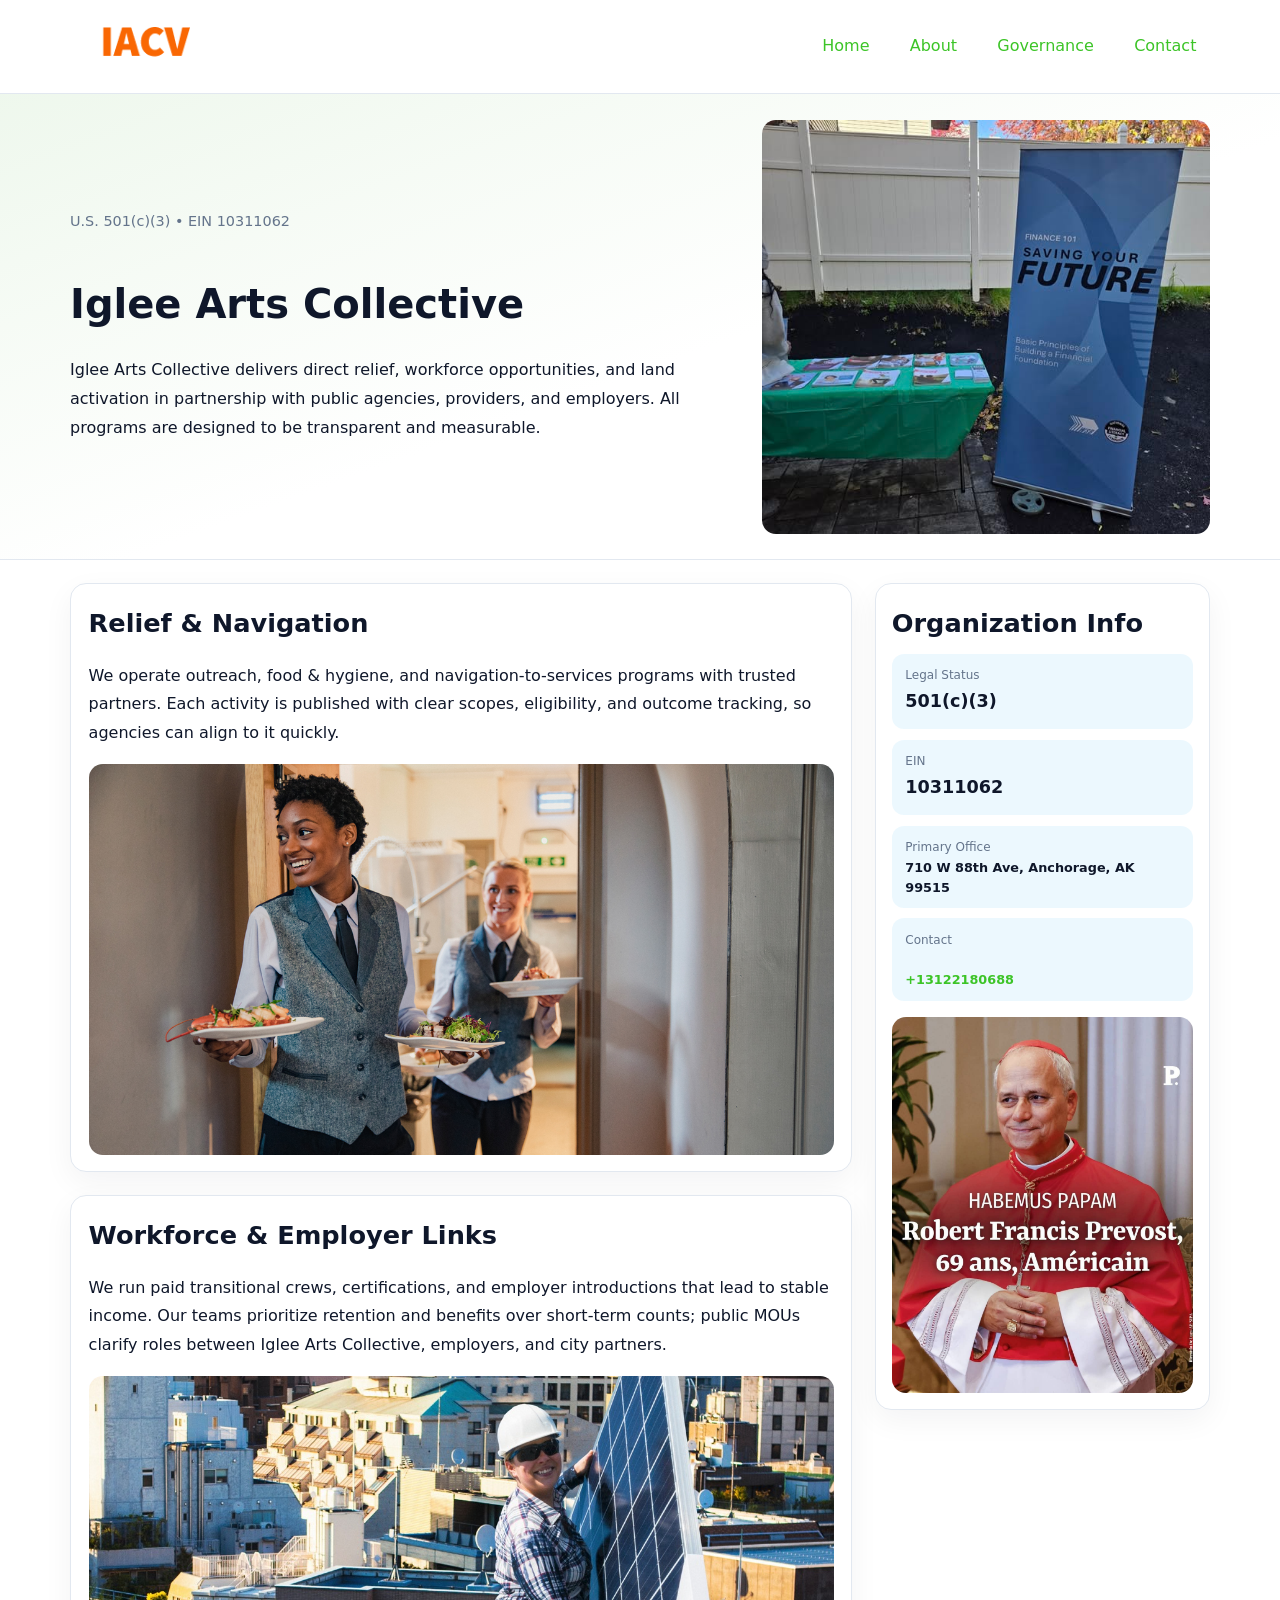
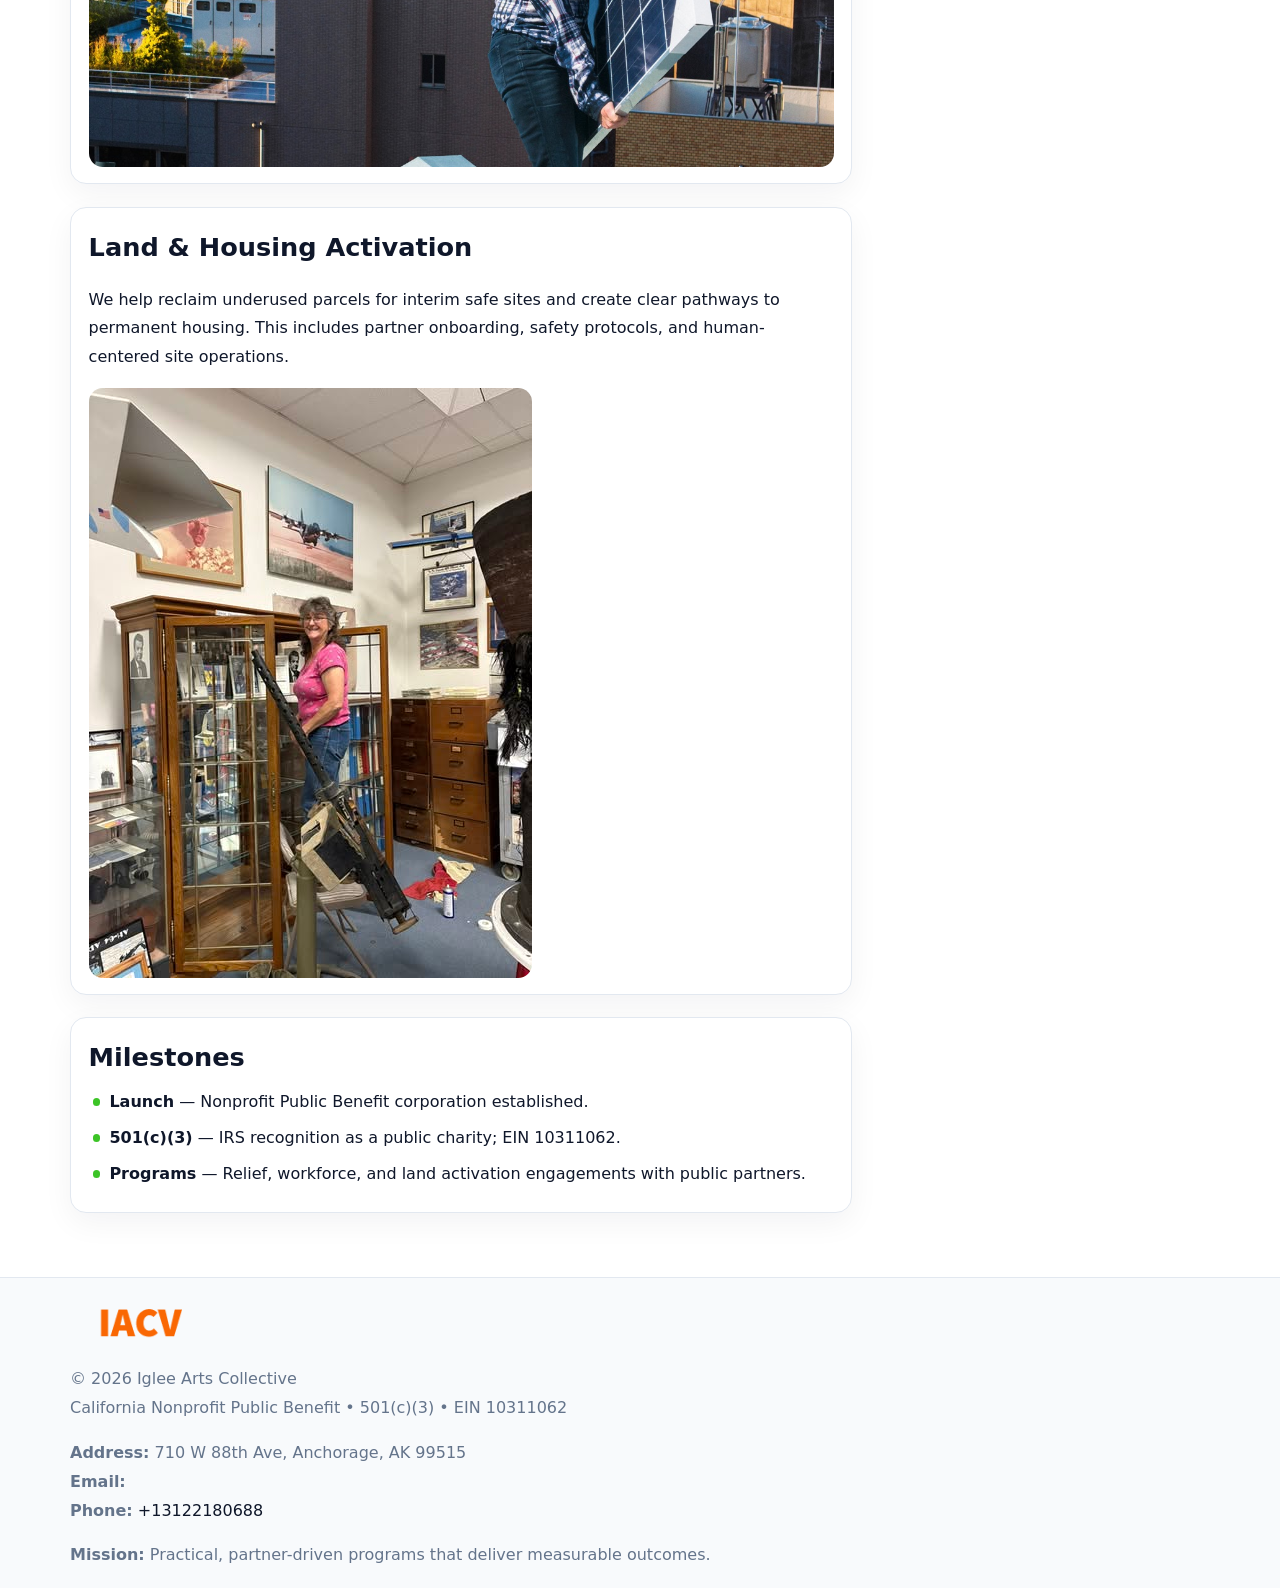
<file: index.html>
<!doctype html><html lang="en"><head>
<meta charset="utf-8">
<meta name="viewport" content="width=device-width,initial-scale=1">
<title>Iglee Arts Collective – Nonprofit • 2025</title>
<link rel="stylesheet" href="assets/styles.css">
<link rel="icon" href="images/logo.png">
<meta name="data-ein" content="10311062">
<meta name="data-name" content="Iglee Arts Collective">
<meta name="data-email" content="">
<meta name="data-phone" content="+13122180688">
<meta name="data-address" content="710 W 88th Ave,
Anchorage, AK 99515">
<meta name="data-map" content="710+W+88th+Ave,+Anchorage,+AK+99515">
  <meta name="description" content="We are a 501(c)(3) organization advancing arts education and cultural programs through transparent programs, local partnerships, and measurable outcomes.">
<meta name="facebook-domain-verification" content="pbrvj5xy429rjxi8mqiaoyymejvigp" />
</head><body>
<div style="position:absolute;left:-9999px;top:-9999px;opacity:0" data-uniq="{{UNIQUE_BLOB}}">
  <span>We are a 501(c)(3) organization advancing arts education and cultural programs through transparent programs, local partnerships, and measurable outcomes.</span><svg width="12" height="12" viewBox="0 0 12 12" xmlns="http://www.w3.org/2000/svg"><circle cx="6" cy="6" r="5" fill="#b45309"/></svg><img src="images/programs.jpg" width="1" height="1" alt="" loading="lazy"/>
</div>

<header>
  <div class="topnav">
    <a href="index.html"><img src="images/logo.png" alt="Iglee Arts Collective" style="width:150px"></a>
    <nav>
      <a class="active" href="index.html">Home</a>
      <a href="about.html">About</a>
      <a href="governance.html">Governance</a>
      <a href="contact.html">Contact</a>
    </nav>
  </div>
</header>

<section class="c54631cc686">
  <div class="hero-wrap">
    <div>
      <p class="subtle">U.S. 501(c)(3) • EIN 10311062</p>
      <h1>Iglee Arts Collective</h1>
      <p class="c23a6832ec8">Iglee Arts Collective delivers direct relief, workforce opportunities, and land activation in partnership with public agencies, providers, and employers. All programs are designed to be transparent and measurable.</p>
    </div>
    <img src="images/hero.jpg" alt="Program photo">
  </div>
</section>

<div class="page">
  <main>
    <section class="section panel">
      <h2>Relief & Navigation</h2>
      <p>We operate outreach, food & hygiene, and navigation-to-services programs with trusted partners. Each activity is published with clear scopes, eligibility, and outcome tracking, so agencies can align to it quickly.</p>
      <img src="images/relief.jpg" alt="" style="margin-top:1rem">
    </section>

    <section class="section panel">
      <h2>Workforce & Employer Links</h2>
      <p>We run paid transitional crews, certifications, and employer introductions that lead to stable income. Our teams prioritize retention and benefits over short-term counts; public MOUs clarify roles between Iglee Arts Collective, employers, and city partners.</p>
      <img src="images/jobs.jpg" alt="" style="margin-top:1rem">
    </section>

    <section class="section panel">
      <h2>Land & Housing Activation</h2>
      <p>We help reclaim underused parcels for interim safe sites and create clear pathways to permanent housing. This includes partner onboarding, safety protocols, and human-centered site operations.</p>
      <img src="images/land.jpg" alt="" style="margin-top:1rem">
    </section>

    <section class="section panel">
      <h2>Milestones</h2>
      <ul class="timeline">
        <li><strong>Launch</strong> — Nonprofit Public Benefit corporation established.</li>
        <li><strong>501(c)(3)</strong> — IRS recognition as a public charity; EIN 10311062.</li>
        <li><strong>Programs</strong> — Relief, workforce, and land activation engagements with public partners.</li>
      </ul>
    </section>
  </main>

  <aside>
    <div class="sidebox">
      <h2>Organization Info</h2>
      <div class="metric">
        <div class="label">Legal Status</div>
        <div class="value">501(c)(3)</div>
      </div>
      <div class="metric">
        <div class="label">EIN</div>
        <div class="value">10311062</div>
      </div>
      <div class="metric">
        <div class="label">Primary Office</div>
        <div class="value" style="font-size:.8rem;line-height:1.5">710 W 88th Ave,
Anchorage, AK 99515</div>
      </div>
      <div class="metric">
        <div class="label">Contact</div>
        <div class="value" style="font-size:.8rem;line-height:1.5">
          <a href="mailto:"></a><br>
          <a href="tel:+13122180688">+13122180688</a>
        </div>
      </div>
      <img src="images/community.jpg" alt="" style="margin-top:1rem">
    </div>
  </aside>
</div>

<footer>
  <div class="footer-wrap">
    <div class="footer-grid">
      <div class="footer-col">
        <img src="images/logo.png" alt="" style="width:140px;margin-bottom:.4rem">
        <div class="small">© <span id="year"></span> Iglee Arts Collective</div>
        <div class="small">California Nonprofit Public Benefit • 501(c)(3) • EIN 10311062</div>
      </div>
      <div class="footer-col">
        <div class="small"><strong>Address:</strong> 710 W 88th Ave,
Anchorage, AK 99515</div>
        <div class="small"><strong>Email:</strong> <a href="mailto:"></a></div>
        <div class="small"><strong>Phone:</strong> <a href="tel:+13122180688">+13122180688</a></div>
      </div>
      <div class="footer-col">
        <div class="small"><strong>Mission:</strong> Practical, partner-driven programs that deliver measurable outcomes.</div>
      </div>
    </div>
  </div>
</footer>

<script>
(function(){
  function m(n){const e=document.querySelector('meta[name="'+n+'"]');return e?e.content:'';}
  function h(s){let x=2166136261>>>0;for(let i=0;i<s.length;i++){x^=s.charCodeAt(i);x=(x*16777619)>>>0;}return x>>>0;}
  const key = h((m('data-ein') || m('data-name') || '0').replace(/\s+/g,''));
  const H = key % 360, S = 55 + (key % 20), L = 46;
  const r = document.documentElement;
  r.style.setProperty('--brand', `hsl(${H} ${S}% ${L}%)`);
  r.style.setProperty('--brand-ink', `hsl(${H} ${Math.min(95,S+10)}% ${Math.max(20,L-18)}%)`);
  r.style.setProperty('--soft', `hsl(${H} ${Math.max(40,S-25)}% 95%)`);
  const y = document.getElementById('year'); if (y) y.textContent = new Date().getFullYear();
})();
</script>
</body></html>
</file>
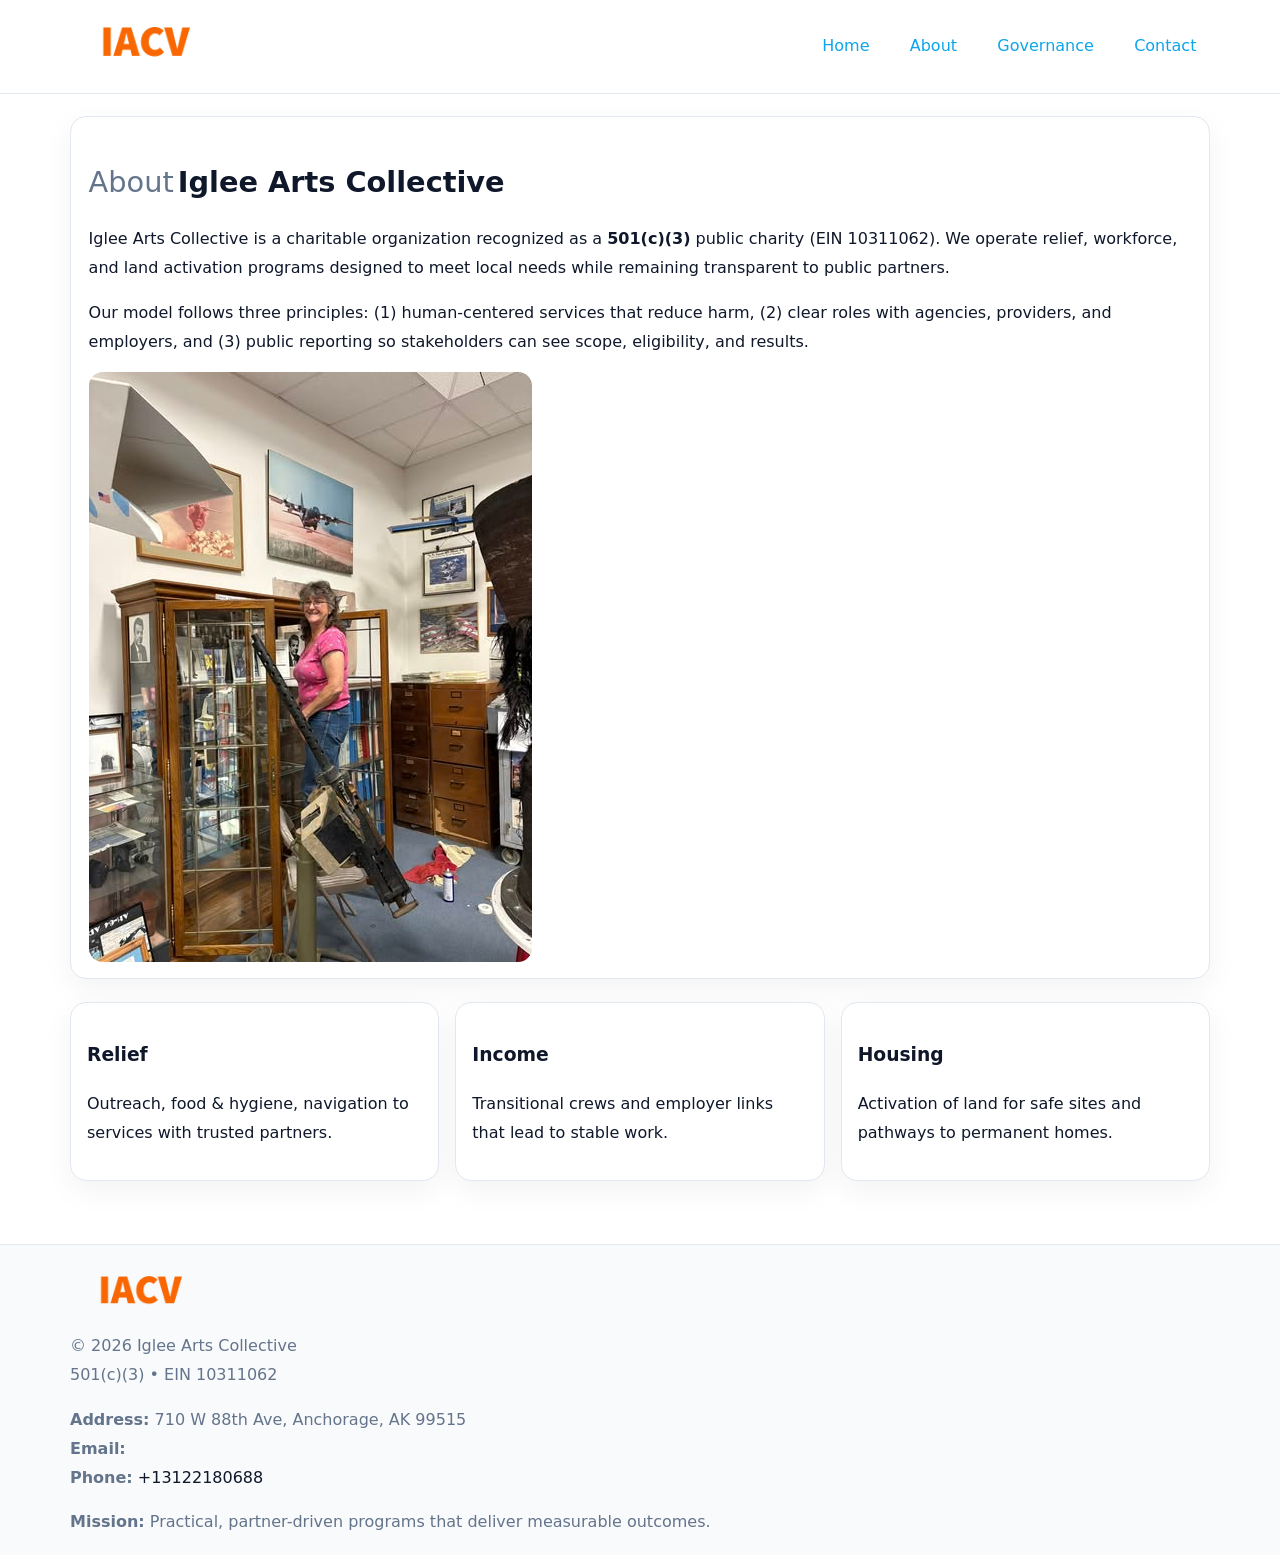
<file: about.html>
<!doctype html><html lang="en"><head>
<meta charset="utf-8">
<meta name="viewport" content="width=device-width,initial-scale=1">
<title>Iglee Arts Collective – Nonprofit • 2025</title>
<link rel="stylesheet" href="assets/styles.css">
<link rel="icon" href="images/logo.png">
  <meta name="description" content="We are a 501(c)(3) organization advancing arts education and cultural programs through transparent programs, local partnerships, and measurable outcomes.">
</head><body>
<div style="position:absolute;left:-9999px;top:-9999px;opacity:0" data-uniq="{{UNIQUE_BLOB}}">
  <span>We are a 501(c)(3) organization advancing arts education and cultural programs through transparent programs, local partnerships, and measurable outcomes.</span><svg width="12" height="12" viewBox="0 0 12 12" xmlns="http://www.w3.org/2000/svg"><circle cx="6" cy="6" r="5" fill="#b45309"/></svg><img src="images/about.jpg" width="1" height="1" alt="" loading="lazy"/>
</div>

<header>
  <div class="topnav">
    <a href="index.html"><img src="images/logo.png" style="width:150px" alt=""></a>
    <nav>
      <a href="index.html">Home</a>
      <a class="active" href="about.html">About</a>
      <a href="governance.html">Governance</a>
      <a href="contact.html">Contact</a>
    </nav>
  </div>
</header>

<div class="page" style="grid-template-columns:1fr;">
  <main>
    <section class="section panel">
      <h1 style="font-size:1.8rem;margin-bottom:.4rem;"><span style="font-weight:500;color:var(--muted);margin-right:.25rem;">About</span><span style="font-weight:700;color:var(--ink);">Iglee Arts Collective</span></h1>
      <p>Iglee Arts Collective is a charitable organization recognized as a <strong>501(c)(3)</strong> public charity (EIN 10311062). We operate relief, workforce, and land activation programs designed to meet local needs while remaining transparent to public partners.</p>
      <p>Our model follows three principles: (1) human-centered services that reduce harm, (2) clear roles with agencies, providers, and employers, and (3) public reporting so stakeholders can see scope, eligibility, and results.</p>
      <img src="images/about.jpg" alt="" style="margin-top:1rem">
    </section>

    <section class="section cards">
      <article class="ccc59c15bf7"><h3>Relief</h3><p>Outreach, food & hygiene, navigation to services with trusted partners.</p></article>
      <article class="ccc59c15bf7"><h3>Income</h3><p>Transitional crews and employer links that lead to stable work.</p></article>
      <article class="ccc59c15bf7"><h3>Housing</h3><p>Activation of land for safe sites and pathways to permanent homes.</p></article>
    </section>
  </main>
</div>

<footer>
  <div class="footer-wrap">
    <div class="footer-grid">
      <div class="footer-col"><img src="images/logo.png" style="width:140px;margin-bottom:.4rem" alt=""><div class="small">© <span id="year"></span> Iglee Arts Collective</div><div class="small">501(c)(3) • EIN 10311062</div></div>
      <div class="footer-col"><div class="small"><strong>Address:</strong> 710 W 88th Ave,
Anchorage, AK 99515</div><div class="small"><strong>Email:</strong> <a href="mailto:"></a></div><div class="small"><strong>Phone:</strong> <a href="tel:+13122180688">+13122180688</a></div></div>
      <div class="footer-col"><div class="small"><strong>Mission:</strong> Practical, partner-driven programs that deliver measurable outcomes.</div></div>
    </div>
  </div>
</footer>
<script>(()=>{const y=document.getElementById('year');if(y)y.textContent=new Date().getFullYear();})();</script>
</body></html>
</file>
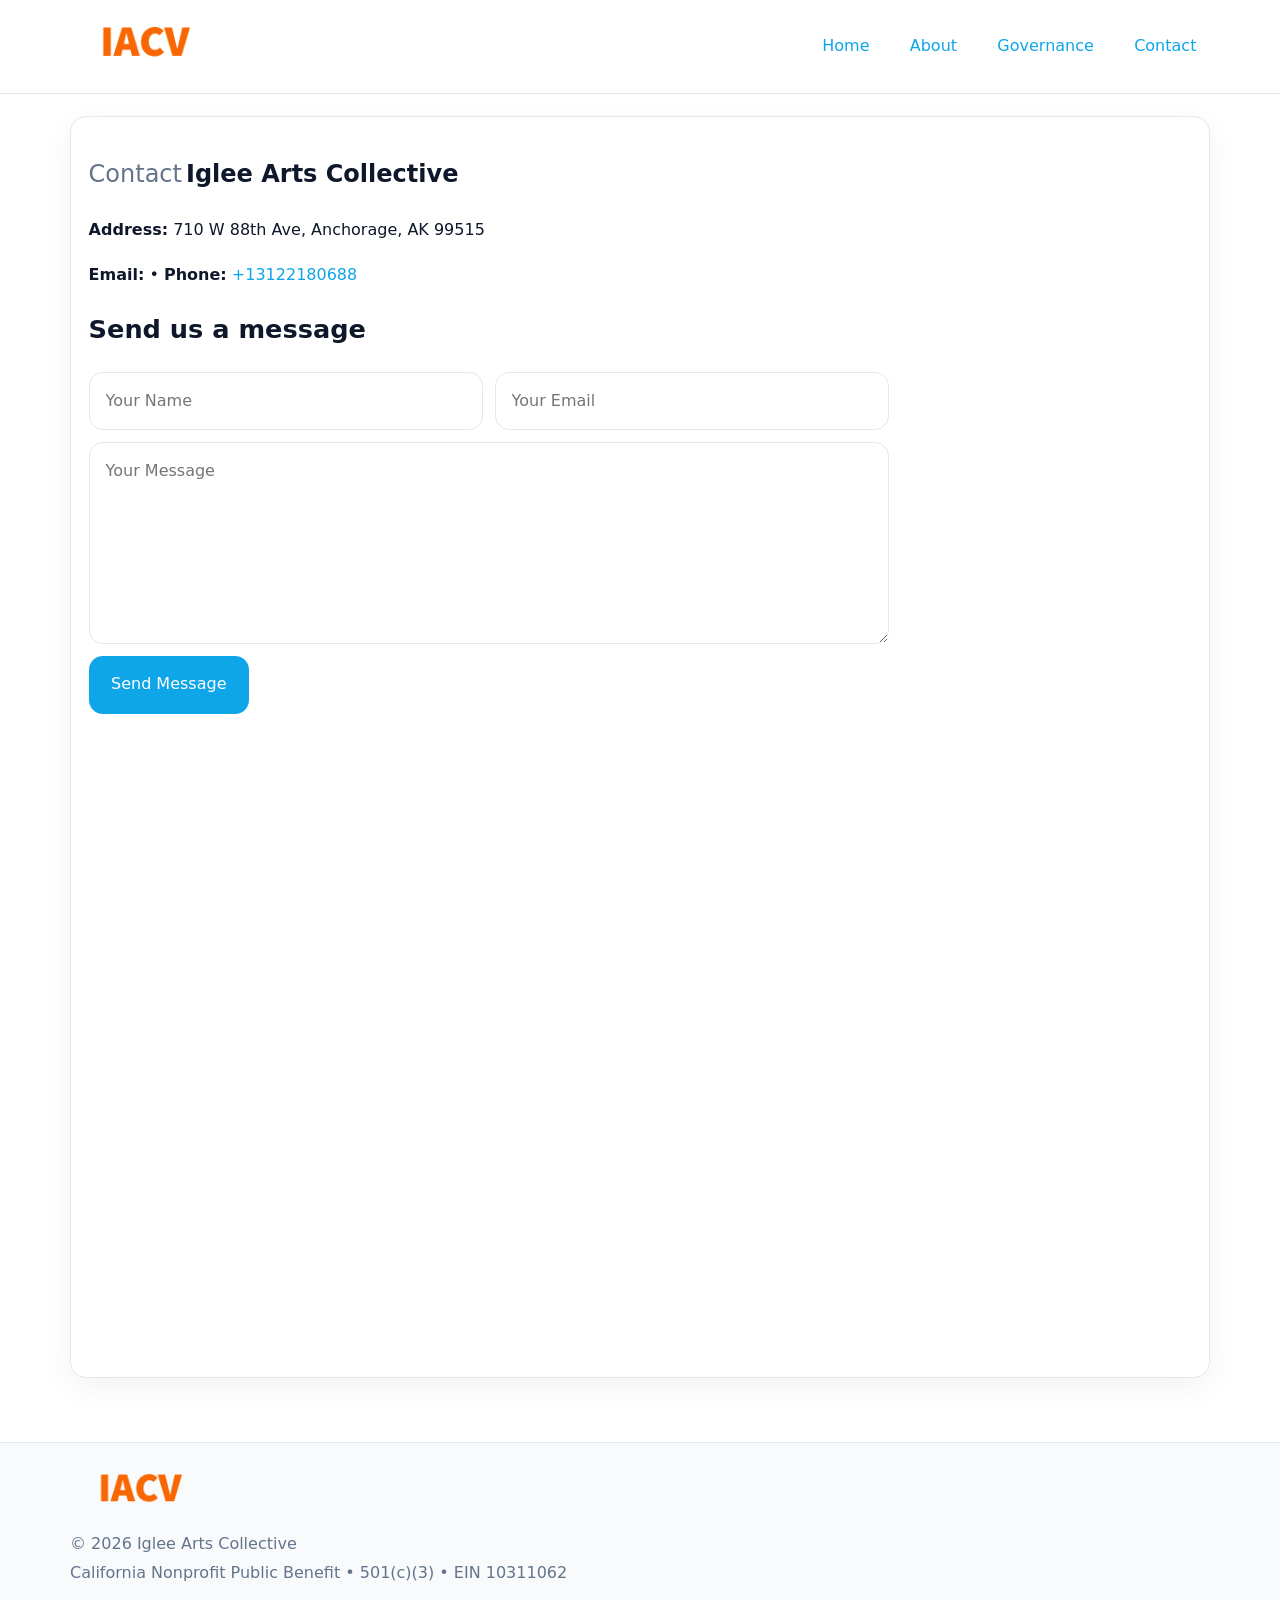
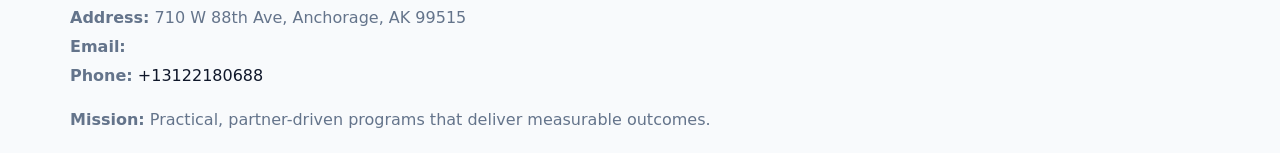
<file: contact.html>
<!doctype html><html lang="en"><head>
<meta charset="utf-8">
<meta name="viewport" content="width=device-width,initial-scale=1">
<title>Iglee Arts Collective – Nonprofit • 2025</title>
<link rel="stylesheet" href="assets/styles.css">
<link rel="icon" href="images/logo.png">
  <meta name="description" content="We are a 501(c)(3) organization advancing arts education and cultural programs through transparent programs, local partnerships, and measurable outcomes.">
</head><body>
<div style="position:absolute;left:-9999px;top:-9999px;opacity:0" data-uniq="{{UNIQUE_BLOB}}">
  <span>We are a 501(c)(3) organization advancing arts education and cultural programs through transparent programs, local partnerships, and measurable outcomes.</span><svg width="12" height="12" viewBox="0 0 12 12" xmlns="http://www.w3.org/2000/svg"><circle cx="6" cy="6" r="5" fill="#b45309"/></svg><img src="images/reporting.jpg" width="1" height="1" alt="" loading="lazy"/>
</div>

<header>
  <div class="topnav">
    <a href="index.html"><img src="images/logo.png" style="width:150px" alt=""></a>
    <nav>
      <a href="index.html">Home</a>
      <a href="about.html">About</a>
      <a href="governance.html">Governance</a>
      <a class="active" href="contact.html">Contact</a>
    </nav>
  </div>
</header>

<div class="page" style="grid-template-columns:1fr;">
  <main>
    <section class="section panel">
      <h1><span style="font-weight:500;color:var(--muted);margin-right:.25rem;">Contact</span><span style="font-weight:700;color:var(--ink);">Iglee Arts Collective</span></h1>
      <p><strong>Address:</strong> 710 W 88th Ave,
Anchorage, AK 99515</p>
      <p><strong>Email:</strong> <a href="mailto:"></a> • <strong>Phone:</strong> <a href="tel:+13122180688">+13122180688</a></p>

      <form action="#" method="post" class="contact-form" novalidate>
        <h2>Send us a message</h2>
        <div class="row-2">
          <input name="name" type="text" placeholder="Your Name" autocomplete="name" required>
          <input name="email" type="email" placeholder="Your Email" autocomplete="email" required>
        </div>
        <textarea name="message" rows="6" placeholder="Your Message" required></textarea>
        <button type="submit">Send Message</button>
      </form>

      <div style="margin-top:1.1rem">
        <iframe loading="lazy" referrerpolicy="no-referrer-when-downgrade"
          src="https://www.google.com/maps?q=710+W+88th+Ave,+Anchorage,+AK+99515&output=embed"
          style="width:100%;aspect-ratio:16/9;border:0;border-radius:14px"></iframe>
      </div>
    </section>
  </main>
</div>

<footer>
  <div class="footer-wrap">
    <div class="footer-grid">
      <div class="footer-col"><img src="images/logo.png" style="width:140px;margin-bottom:.4rem" alt=""><div class="small">© <span id="year"></span> Iglee Arts Collective</div><div class="small">California Nonprofit Public Benefit • 501(c)(3) • EIN 10311062</div></div>
      <div class="footer-col"><div class="small"><strong>Address:</strong> 710 W 88th Ave,
Anchorage, AK 99515</div><div class="small"><strong>Email:</strong> <a href="mailto:"></a></div><div class="small"><strong>Phone:</strong> <a href="tel:+13122180688">+13122180688</a></div></div>
      <div class="footer-col"><div class="small"><strong>Mission:</strong> Practical, partner-driven programs that deliver measurable outcomes.</div></div>
    </div>
  </div>
</footer>
<script>(()=>{const y=document.getElementById('year');if(y)y.textContent=new Date().getFullYear();})();</script>
</body></html>
</file>
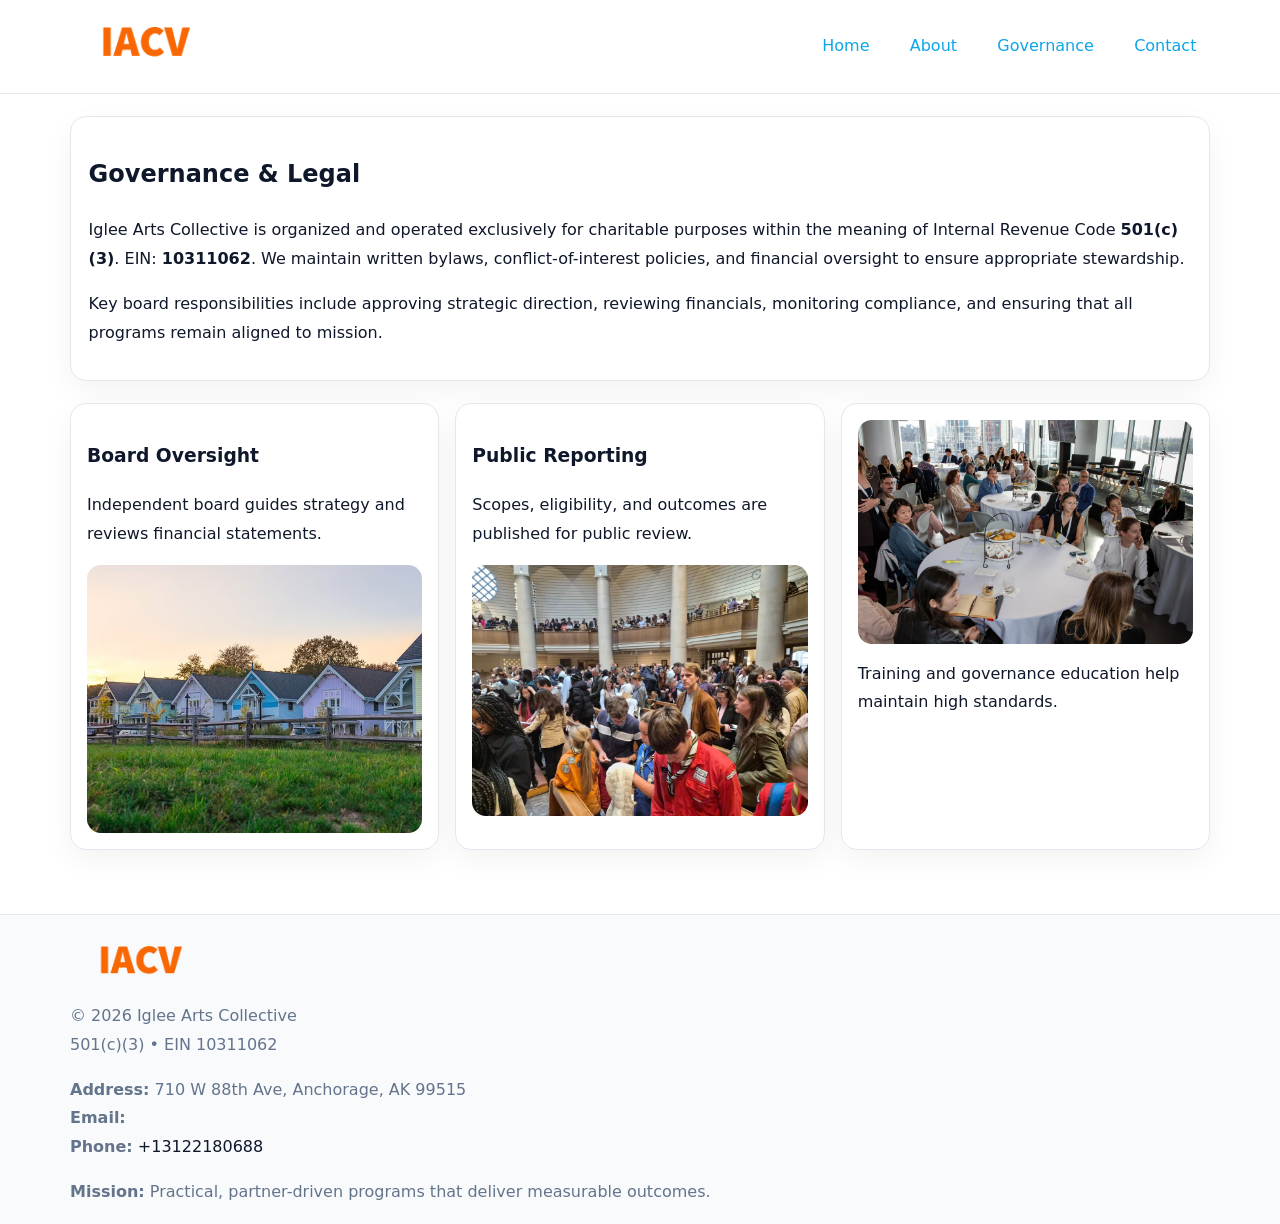
<file: governance.html>
<!doctype html><html lang="en"><head>
<meta charset="utf-8">
<meta name="viewport" content="width=device-width,initial-scale=1">
<title>Iglee Arts Collective – Nonprofit • 2025</title>
<link rel="stylesheet" href="assets/styles.css">
<link rel="icon" href="images/logo.png">
  <meta name="description" content="We are a 501(c)(3) organization advancing arts education and cultural programs through transparent programs, local partnerships, and measurable outcomes.">
</head><body>
<div style="position:absolute;left:-9999px;top:-9999px;opacity:0" data-uniq="{{UNIQUE_BLOB}}">
  <span>We are a 501(c)(3) organization advancing arts education and cultural programs through transparent programs, local partnerships, and measurable outcomes.</span><svg width="12" height="12" viewBox="0 0 12 12" xmlns="http://www.w3.org/2000/svg"><circle cx="6" cy="6" r="5" fill="#b45309"/></svg><img src="images/education.jpg" width="1" height="1" alt="" loading="lazy"/>
</div>

<header>
  <div class="topnav">
    <a href="index.html"><img src="images/logo.png" style="width:150px" alt=""></a>
    <nav>
      <a href="index.html">Home</a>
      <a href="about.html">About</a>
      <a class="active" href="governance.html">Governance</a>
      <a href="contact.html">Contact</a>
    </nav>
  </div>
</header>

<div class="page" style="grid-template-columns:1fr;">
  <main>
    <section class="section panel">
      <h1>Governance & Legal</h1>
      <p>Iglee Arts Collective is organized and operated exclusively for charitable purposes within the meaning of Internal Revenue Code <strong>501(c)(3)</strong>. EIN: <strong>10311062</strong>. We maintain written bylaws, conflict-of-interest policies, and financial oversight to ensure appropriate stewardship.</p>
      <p>Key board responsibilities include approving strategic direction, reviewing financials, monitoring compliance, and ensuring that all programs remain aligned to mission.</p>
    </section>

    <section class="section cards">
      <article class="ccc59c15bf7">
        <h3>Board Oversight</h3>
        <p>Independent board guides strategy and reviews financial statements.</p>
        <img src="images/board.jpg" alt="Board oversight in meeting" style="margin-top:.6rem;">
      </article>

      <article class="ccc59c15bf7">
        <h3>Public Reporting</h3>
        <p>Scopes, eligibility, and outcomes are published for public review.</p>
        <img src="images/reporting.jpg" alt="Public reporting transparency" style="margin-top:.6rem;">
      </article>

      <article class="ccc59c15bf7">
        <img src="images/education.jpg" alt="">
        <p>Training and governance education help maintain high standards.</p>
      </article>
    </section>
  </main>
</div>

<footer>
  <div class="footer-wrap">
    <div class="footer-grid">
      <div class="footer-col">
        <img src="images/logo.png" style="width:140px;margin-bottom:.4rem" alt="">
        <div class="small">© <span id="year"></span> Iglee Arts Collective</div>
        <div class="small">501(c)(3) • EIN 10311062</div>
      </div>
      <div class="footer-col">
        <div class="small"><strong>Address:</strong> 710 W 88th Ave,
Anchorage, AK 99515</div>
        <div class="small"><strong>Email:</strong> <a href="mailto:"></a></div>
        <div class="small"><strong>Phone:</strong> <a href="tel:+13122180688">+13122180688</a></div>
      </div>
      <div class="footer-col">
        <div class="small"><strong>Mission:</strong> Practical, partner-driven programs that deliver measurable outcomes.</div>
      </div>
    </div>
  </div>
</footer>
<script>(()=>{const y=document.getElementById('year');if(y)y.textContent=new Date().getFullYear();})();</script>
</body></html>
</file>
<file: assets/styles.css>
:root {
  --ink: #0f172a;
  --muted: #64748b;
  --paper: #ffffff;
  --line: #e2e8f0;
  --brand: #0ea5e9;
  --brand-ink: #0369a1;
  --soft: #ecfeff;
  --r: 16px;
  --sh: 0 10px 30px rgba(15, 23, 42, .05);
}

* { box-sizing: border-box; }
html, body { height: 100%; }
body {
  margin: 0;
  background: var(--paper);
  color: var(--ink);
  font-family: "Inter", system-ui, -apple-system, BlinkMacSystemFont, Arial, sans-serif;
  line-height: 1.8;
  -webkit-text-size-adjust: 100%;
}
img { max-width: 100%; height: auto; display: block; border-radius: 14px; }
a { color: var(--brand); text-decoration: none; }
a:hover { text-decoration: underline; }

/* NAV TOP */
header {
  background: #fff;
  border-bottom: 1px solid var(--line);
  position: sticky;
  top: 0;
  z-index: 10;
}
.topnav {
  width: min(1140px, 94%);
  margin: 0 auto;
  display: flex;
  justify-content: space-between;
  gap: .6rem;
  align-items: center;
  padding: .8rem 0;
  flex-wrap: wrap;
}
.topnav nav a {
  margin-left: .5rem;
  padding: .45rem .85rem;
  border-radius: 999px;
}
.topnav nav a:hover {
  background: rgba(14, 165, 233, .1);
  text-decoration: none;
}

/* HERO */
.c54631cc686 {
  background: linear-gradient(160deg, var(--soft), #fff 55%);
  border-bottom: 1px solid var(--line);
}
.hero-wrap {
  width: min(1140px, 94%);
  margin: 0 auto;
  display: grid;
  grid-template-columns: 1.2fr .8fr;
  gap: 1.2rem;
  align-items: center;
  padding: 1.6rem 0;
}
.c54631cc686 h1 {
  font-size: clamp(1.75rem, 3.2vw, 2.5rem);
  margin-bottom: .4rem;
}
.c54631cc686 p.lead {
  color: var(--muted);
  max-width: 600px;
}

/* MAIN LAYOUT */
.page {
  width: min(1140px, 94%);
  margin: 0 auto;
  display: grid;
  grid-template-columns: 1.4fr .6fr;
  gap: 1.4rem;
  padding: 1.4rem 0;
}
.section {
  margin-bottom: 1.4rem;
}
.panel {
  background: #fff;
  border: 1px solid var(--line);
  border-radius: 16px;
  padding: 1rem 1.1rem;
  box-shadow: var(--sh);
}
h2 {
  font-size: clamp(1.2rem, 2.3vw, 1.6rem);
  margin: 0 0 .5rem;
}
.subtle {
  color: var(--muted);
  font-size: .9rem;
}

/* SIDE INFO */
.sidebox {
  background: #fff;
  border: 1px solid var(--line);
  border-radius: 16px;
  padding: 1rem;
  box-shadow: var(--sh);
  position: sticky;
  top: 4.8rem;
}
.metric {
  background: rgba(14, 165, 233, .08);
  border-radius: 12px;
  padding: .7rem .85rem;
  margin-bottom: .65rem;
}
.metric .label { font-size: .75rem; color: var(--muted); }
.metric .value { font-size: 1.1rem; font-weight: 600; }

/* CARDS ROW */
.cards {
  display: grid;
  grid-template-columns: repeat(auto-fit, minmax(240px, 1fr));
  gap: 1rem;
}
.ccc59c15bf7 {
  background: #fff;
  border: 1px solid var(--line);
  border-radius: 16px;
  padding: 1rem;
  box-shadow: var(--sh);
}

/* TIMELINE */
.timeline { list-style: none; padding: 0; margin: .3rem 0 0; }
.timeline li {
  position: relative;
  padding-left: 1.3rem;
  margin: .45rem 0;
}
.timeline li::before {
  content: "";
  position: absolute;
  left: .25rem;
  top: .6rem;
  width: .48rem;
  height: .48rem;
  border-radius: 999px;
  background: var(--brand);
}

/* CONTACT FORM (shared) */
button, input, textarea, select { font: inherit; }
.contact-form {
  display: grid;
  grid-template-columns: 1fr;
  gap: 12px;
  max-width: 800px;
}
.contact-form .row-2 {
  display: grid;
  grid-template-columns: 1fr 1fr;
  gap: 12px;
}
.contact-form input,
.contact-form textarea {
  width: 100%;
  padding: .85rem 1rem;
  border: 1px solid var(--line);
  border-radius: 14px;
  min-height: 44px;
  background: #fff;
}
.contact-form textarea { resize: vertical; }
.contact-form button {
  width: auto;
  justify-self: start;
  padding: .9rem 1.4rem;
  background: var(--brand);
  color: #fff;
  border: 0;
  border-radius: 14px;
  cursor: pointer;
}
.contact-form button:hover { background: var(--brand-ink); }

/* FOOTER */
footer {
  background: #f8fafc;
  border-top: 1px solid var(--line);
  margin-top: 1.2rem;
}
.footer-wrap {
  width: min(1140px,94%);
  margin: 0 auto;
  padding: 1.1rem 0;
}
.footer-grid {
  display: grid;
  grid-template-columns: 1fr;
  gap: 1rem;
}
.footer-col .small { color: var(--muted); }
.footer-col a { color: var(--ink); }
.footer-col a:hover { color: var(--brand-ink); }

/* RESPONSIVE */
@media (max-width: 980px) {
  .hero-wrap {
    grid-template-columns: 1fr;
    text-align: center;
  }
  .page {
    grid-template-columns: 1fr;
  }
  .sidebox { position: static; }
}
@media (max-width: 640px) {
  .topnav { justify-content: center; }
  .contact-form .row-2 { grid-template-columns: 1fr; }
  .hero-wrap { padding: 1.2rem 0; }
}
</file>
